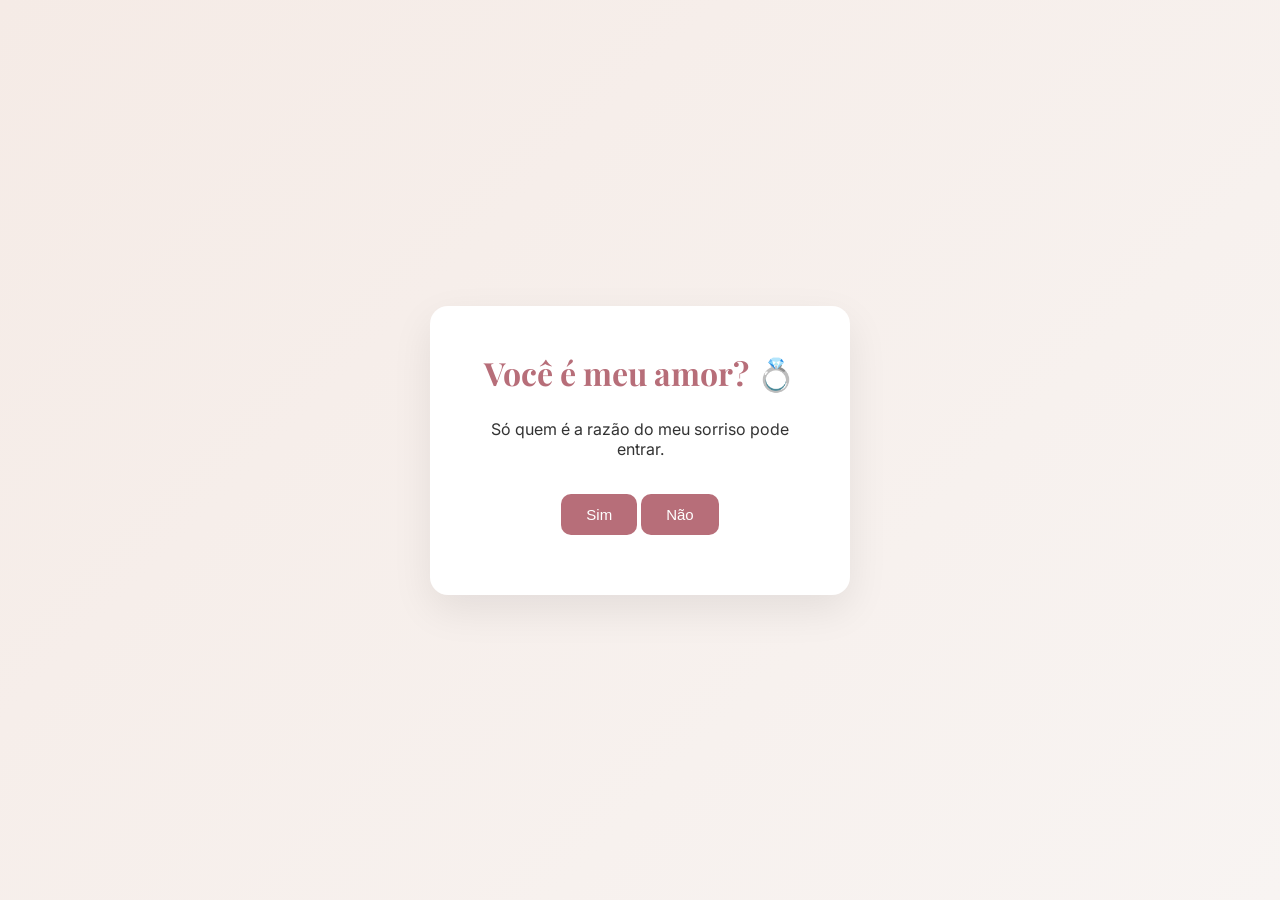
<file: docs/index.html>
<!DOCTYPE html>
<html lang="pt-br">

<head>
<meta charset="UTF-8">
<meta name="viewport" content="width=device-width, initial-scale=1.0">
<title>Nosso Site</title>

<link href="https://fonts.googleapis.com/css2?family=Playfair+Display:wght@500&family=Inter:wght@300;400;500&display=swap" rel="stylesheet">
<link rel="stylesheet" href="style.css">

</head>

<body>

<div class="login-box">

<h1>Você é meu amor? 💍</h1>

<p class="subtitulo">
Só quem é a razão do meu sorriso pode entrar.
</p>

<button onclick="entrar()">Sim</button>

<button onclick="nao()">Não</button>

<p id="msg" class="erro"></p>

</div>

<script>

function entrar(){
window.location.href="home.html";
}

function nao(){
document.getElementById("msg").innerText =
"Então você definitivamente não deveria estar aqui 🤨";
}

</script>

</body>

</html>
</file>
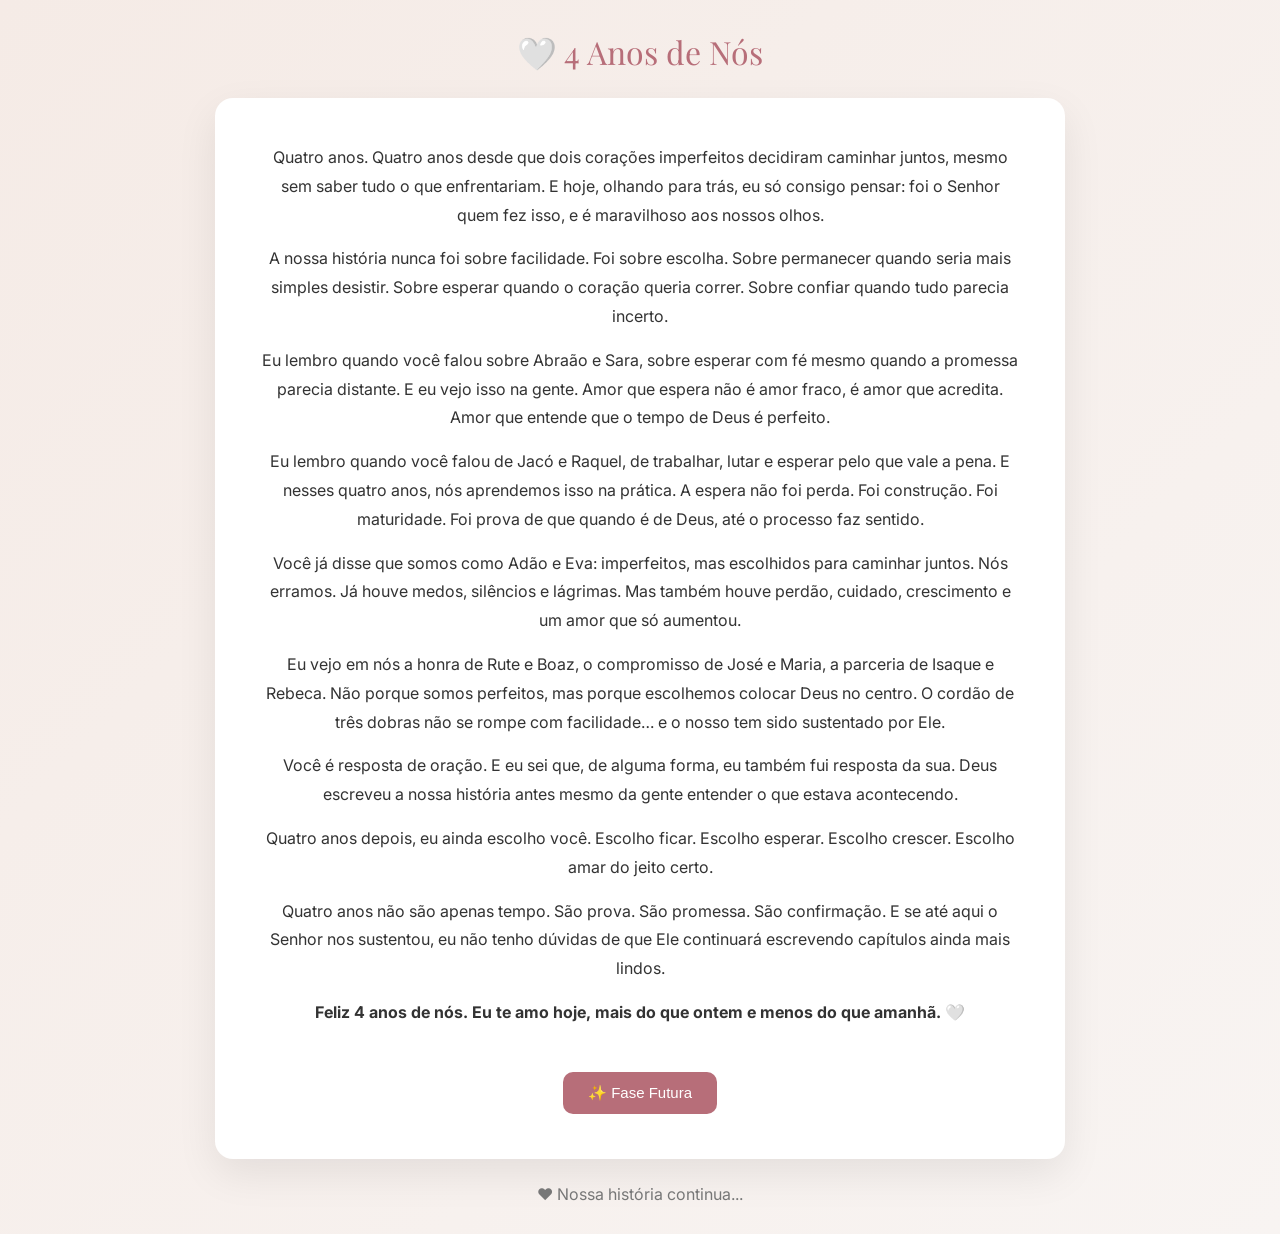
<file: docs/4anos.html>
<!DOCTYPE html>
<html lang="pt-br">
<head>
    <meta charset="UTF-8">
    <meta name="viewport" content="width=device-width, initial-scale=1.0">
    <title>4 Anos de Nós</title>
    <link href="https://fonts.googleapis.com/css2?family=Playfair+Display:wght@500&family=Inter:wght@300;400;500&display=swap" rel="stylesheet">

    <link rel="stylesheet" href="style.css">
</head>

<body>

    <header>
        🤍 4 Anos de Nós
    </header>

    <div class="container">

        <div class="texto">

            <p>Quatro anos. Quatro anos desde que dois corações imperfeitos decidiram caminhar juntos, mesmo sem saber tudo o que enfrentariam. E hoje, olhando para trás, eu só consigo pensar: foi o Senhor quem fez isso, e é maravilhoso aos nossos olhos.</p>

            <p>A nossa história nunca foi sobre facilidade. Foi sobre escolha. Sobre permanecer quando seria mais simples desistir. Sobre esperar quando o coração queria correr. Sobre confiar quando tudo parecia incerto.</p>

            <p>Eu lembro quando você falou sobre Abraão e Sara, sobre esperar com fé mesmo quando a promessa parecia distante. E eu vejo isso na gente. Amor que espera não é amor fraco, é amor que acredita. Amor que entende que o tempo de Deus é perfeito.</p>

            <p>Eu lembro quando você falou de Jacó e Raquel, de trabalhar, lutar e esperar pelo que vale a pena. E nesses quatro anos, nós aprendemos isso na prática. A espera não foi perda. Foi construção. Foi maturidade. Foi prova de que quando é de Deus, até o processo faz sentido.</p>

            <p>Você já disse que somos como Adão e Eva: imperfeitos, mas escolhidos para caminhar juntos. Nós erramos. Já houve medos, silêncios e lágrimas. Mas também houve perdão, cuidado, crescimento e um amor que só aumentou.</p>

            <p>Eu vejo em nós a honra de Rute e Boaz, o compromisso de José e Maria, a parceria de Isaque e Rebeca. Não porque somos perfeitos, mas porque escolhemos colocar Deus no centro. O cordão de três dobras não se rompe com facilidade… e o nosso tem sido sustentado por Ele.</p>

            <p>Você é resposta de oração. E eu sei que, de alguma forma, eu também fui resposta da sua. Deus escreveu a nossa história antes mesmo da gente entender o que estava acontecendo.</p>

            <p>Quatro anos depois, eu ainda escolho você. Escolho ficar. Escolho esperar. Escolho crescer. Escolho amar do jeito certo.</p>

            <p>Quatro anos não são apenas tempo. São prova. São promessa. São confirmação. E se até aqui o Senhor nos sustentou, eu não tenho dúvidas de que Ele continuará escrevendo capítulos ainda mais lindos.</p>

            <p><strong>Feliz 4 anos de nós. Eu te amo hoje, mais do que ontem e menos do que amanhã. 🤍</strong></p>

        </div>

        <div class="botao">
            <button onclick="irParaFuturo()">✨ Fase Futura</button>
        </div>

    </div>

    <footer>
        ❤️ Nossa história continua...
    </footer>

    <script>
        function irParaFuturo() {
            window.location.href = "futuro.html";
        }
    </script>

</body>
</html>
</file>
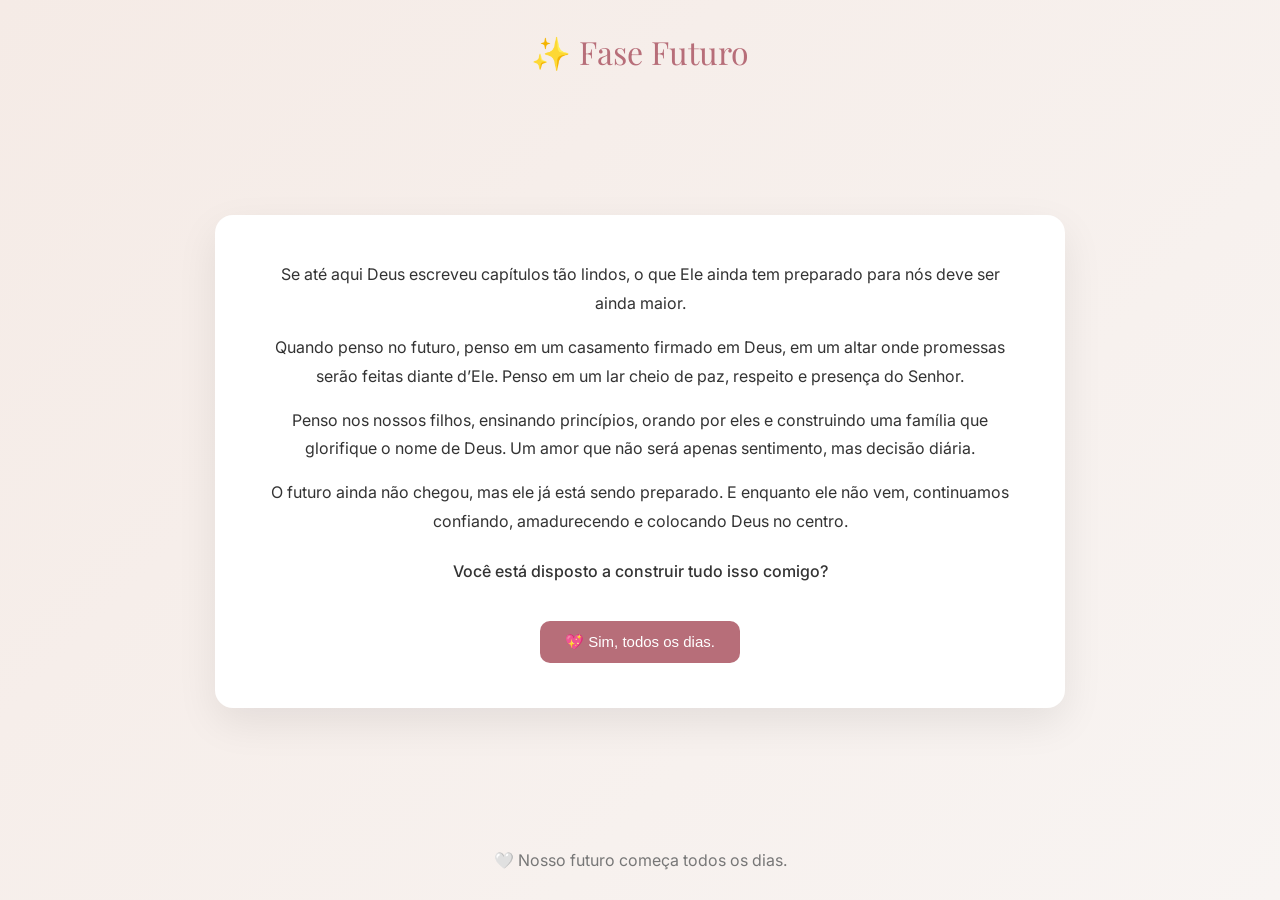
<file: docs/futuro.html>
<!DOCTYPE html>
<html lang="pt-br">
<head>
    <meta charset="UTF-8">
    <meta name="viewport" content="width=device-width, initial-scale=1.0">
    <title>Fase Futuro</title>
    <link href="https://fonts.googleapis.com/css2?family=Playfair+Display:wght@500&family=Inter:wght@300;400;500&display=swap" rel="stylesheet">
    <link rel="stylesheet" href="style.css">

</head>

<body>

    <header>
        ✨ Fase Futuro
    </header>

    <div class="container">

        <div class="texto">

            <p>Se até aqui Deus escreveu capítulos tão lindos, o que Ele ainda tem preparado para nós deve ser ainda maior.</p>

            <p>Quando penso no futuro, penso em um casamento firmado em Deus, em um altar onde promessas serão feitas diante d’Ele. Penso em um lar cheio de paz, respeito e presença do Senhor.</p>

            <p>Penso nos nossos filhos, ensinando princípios, orando por eles e construindo uma família que glorifique o nome de Deus. Um amor que não será apenas sentimento, mas decisão diária.</p>

            <p>O futuro ainda não chegou, mas ele já está sendo preparado. E enquanto ele não vem, continuamos confiando, amadurecendo e colocando Deus no centro.</p>

        </div>

        <div class="pergunta">
            Você está disposto a construir tudo isso comigo?
        </div>

        <div class="botao">
            <button onclick="mostrarVersiculo()">💖 Sim, todos os dias.</button>
        </div>

        <div class="versiculo-final" id="versiculoFinal">
            Portanto deixará o homem a seu pai e a sua mãe, e unir-se-á à sua mulher, e serão uma só carne. <br><br>
            Assim já não são mais dois, mas um só carne. Portanto o que Deus ajuntou, ninguém separa.
        </div>

    </div>

    <footer>
        🤍 Nosso futuro começa todos os dias.
    </footer>

<script>
    function mostrarVersiculo() {

    const versiculo = document.getElementById("versiculoFinal");

    versiculo.style.display = "block";

    setTimeout(() => {
    versiculo.style.opacity = "1";
    }, 50);

    }
</script>

</body>
</html>
</file>
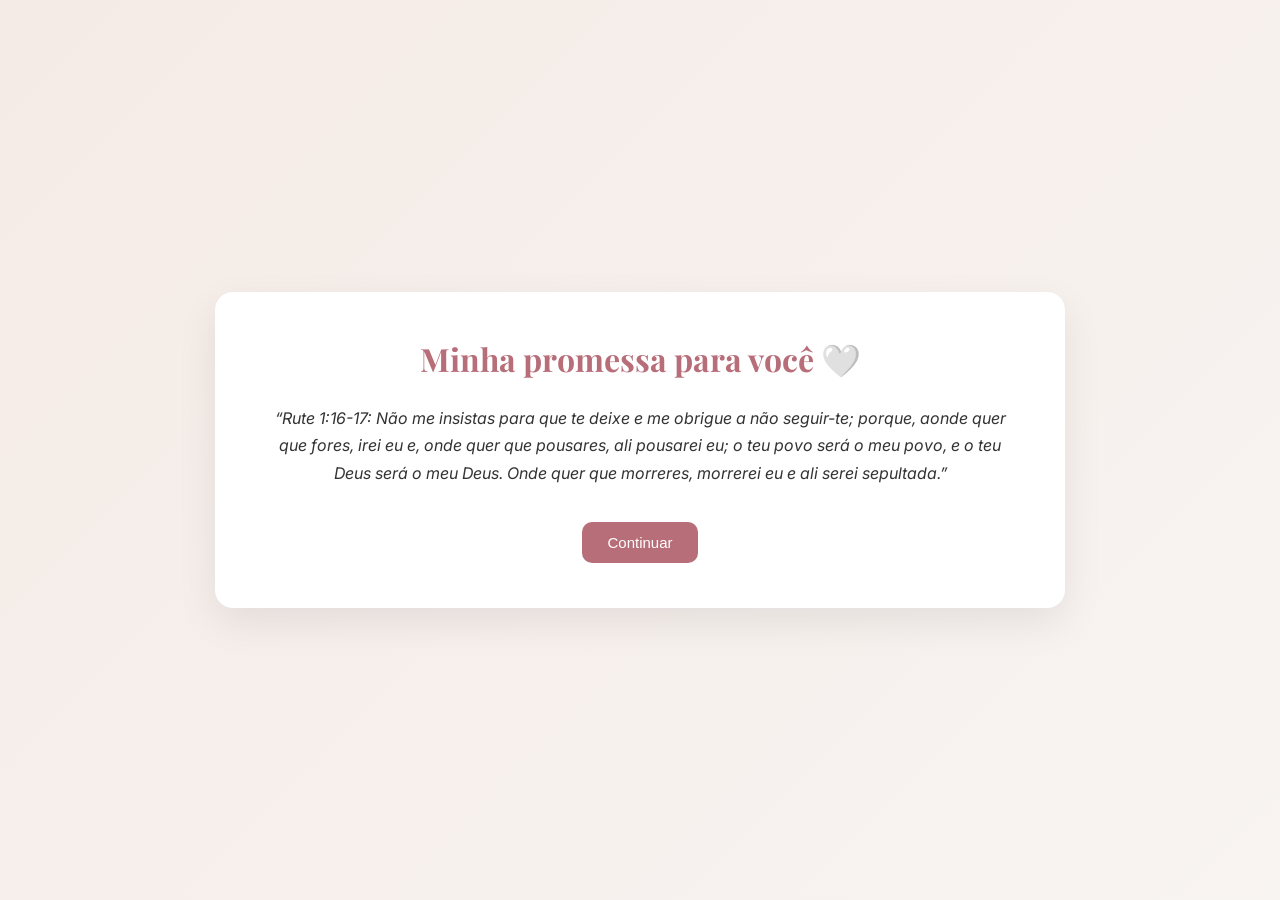
<file: docs/home.html>
<!DOCTYPE html>
<html lang="pt-br">
<head>
  <meta charset="UTF-8">
  <meta name="viewport" content="width=device-width, initial-scale=1.0">
  <title>Nossa Promessa</title>
  <link href="https://fonts.googleapis.com/css2?family=Playfair+Display:wght@500&family=Inter:wght@300;400;500&display=swap" rel="stylesheet">
  <link rel="stylesheet" href="style.css">
</head>
<body>

  <div class="box">
    <h1>Minha promessa para você 🤍</h1>

    <p class="versiculo">
      “Rute 1:16-17: Não me insistas para que te deixe e me obrigue a não seguir-te; 
      porque, aonde quer que fores, irei eu e, onde quer que pousares, 
      ali pousarei eu; o teu povo será o meu povo, e o teu Deus será o meu Deus. 
      Onde quer que morreres, morrerei eu e ali serei sepultada.”
    </p>

    <button onclick="proximaPagina()">Continuar</button>
  </div>

  <script>
    function proximaPagina() {
      window.location.href = "nossa_historia.html";
    }
  </script>

</body>
</html>
</file>
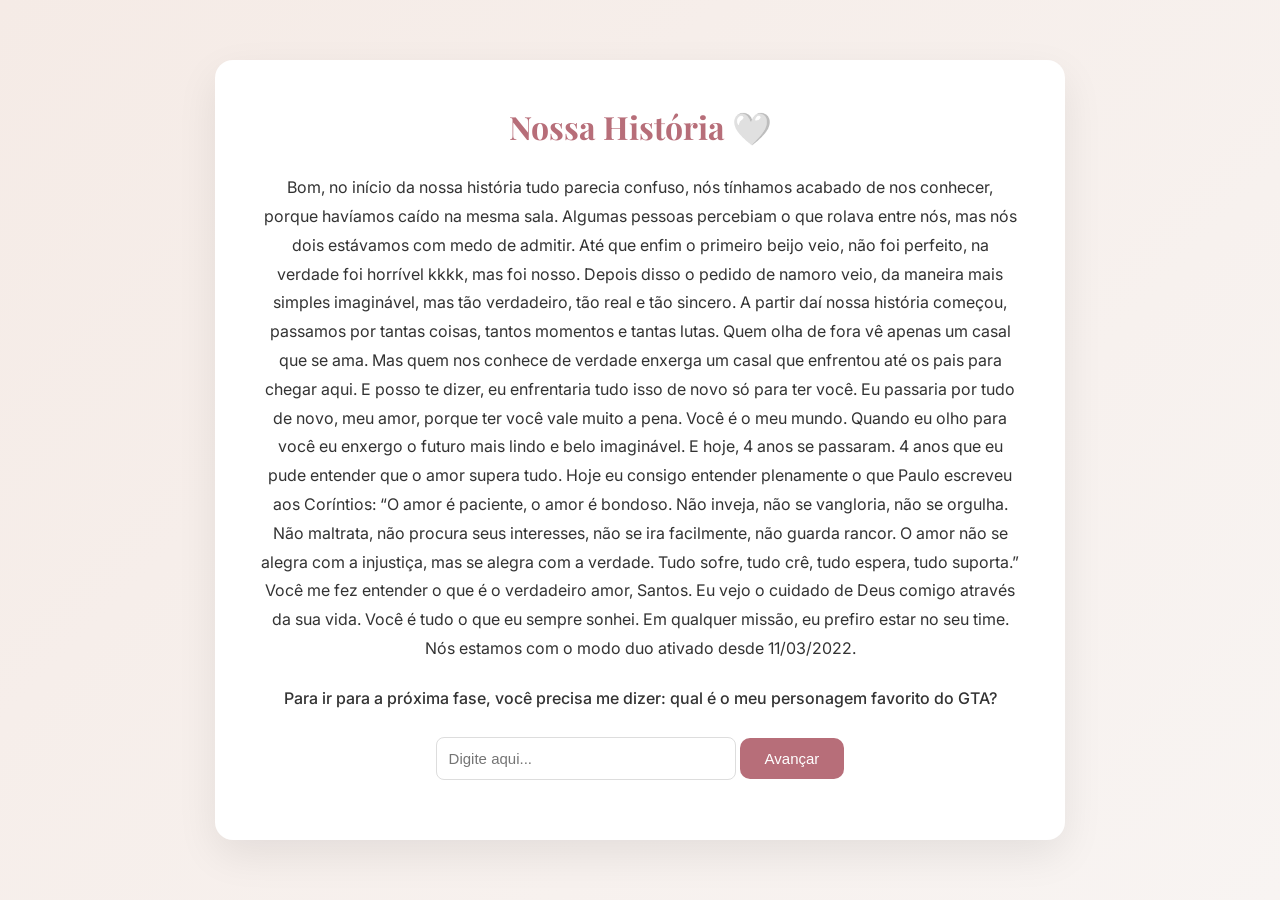
<file: docs/nossa_historia.html>
<!DOCTYPE html>
<html lang="pt-br">
<head>
  <meta charset="UTF-8">
  <meta name="viewport" content="width=device-width, initial-scale=1.0">
  <title>Nossa História</title>
  <link href="https://fonts.googleapis.com/css2?family=Playfair+Display:wght@500&family=Inter:wght@300;400;500&display=swap" rel="stylesheet">
  <link rel="stylesheet" href="style.css">

</head>

<body>

  <div class="box">
    <h1>Nossa História 🤍</h1>

    <div class="texto">
Bom, no início da nossa história tudo parecia confuso, nós tínhamos acabado de nos conhecer, porque havíamos caído na mesma sala. Algumas pessoas percebiam o que rolava entre nós, mas nós dois estávamos com medo de admitir.

Até que enfim o primeiro beijo veio, não foi perfeito, na verdade foi horrível kkkk, mas foi nosso. Depois disso o pedido de namoro veio, da maneira mais simples imaginável, mas tão verdadeiro, tão real e tão sincero.

A partir daí nossa história começou, passamos por tantas coisas, tantos momentos e tantas lutas. Quem olha de fora vê apenas um casal que se ama. Mas quem nos conhece de verdade enxerga um casal que enfrentou até os pais para chegar aqui.

E posso te dizer, eu enfrentaria tudo isso de novo só para ter você. Eu passaria por tudo de novo, meu amor, porque ter você vale muito a pena. Você é o meu mundo. Quando eu olho para você eu enxergo o futuro mais lindo e belo imaginável.

E hoje, 4 anos se passaram. 4 anos que eu pude entender que o amor supera tudo. Hoje eu consigo entender plenamente o que Paulo escreveu aos Coríntios:

“O amor é paciente, o amor é bondoso. Não inveja, não se vangloria, não se orgulha. Não maltrata, não procura seus interesses, não se ira facilmente, não guarda rancor. O amor não se alegra com a injustiça, mas se alegra com a verdade. Tudo sofre, tudo crê, tudo espera, tudo suporta.”

Você me fez entender o que é o verdadeiro amor, Santos. Eu vejo o cuidado de Deus comigo através da sua vida. Você é tudo o que eu sempre sonhei.

Em qualquer missão, eu prefiro estar no seu time.
Nós estamos com o modo duo ativado desde 11/03/2022.
    </div>

    <div class="pergunta">
      Para ir para a próxima fase, você precisa me dizer:  
      qual é o meu personagem favorito do GTA?
    </div>

    <input type="text" id="resposta" placeholder="Digite aqui...">
    <button onclick="verificarResposta()">Avançar</button>

    <p id="mensagemErro" class="erro"></p>

  </div>

  <script>
    function verificarResposta() {
      const resposta = document.getElementById("resposta").value.toLowerCase().trim();

      if (resposta === "franklin") {
        window.location.href = "nossa_jornada.html";
      } else {
        document.getElementById("mensagemErro").innerText =
          "Hmm... parece que você esqueceu 👀 tenta de novo.";
      }
    }
  </script>

</body>
</html>
</file>
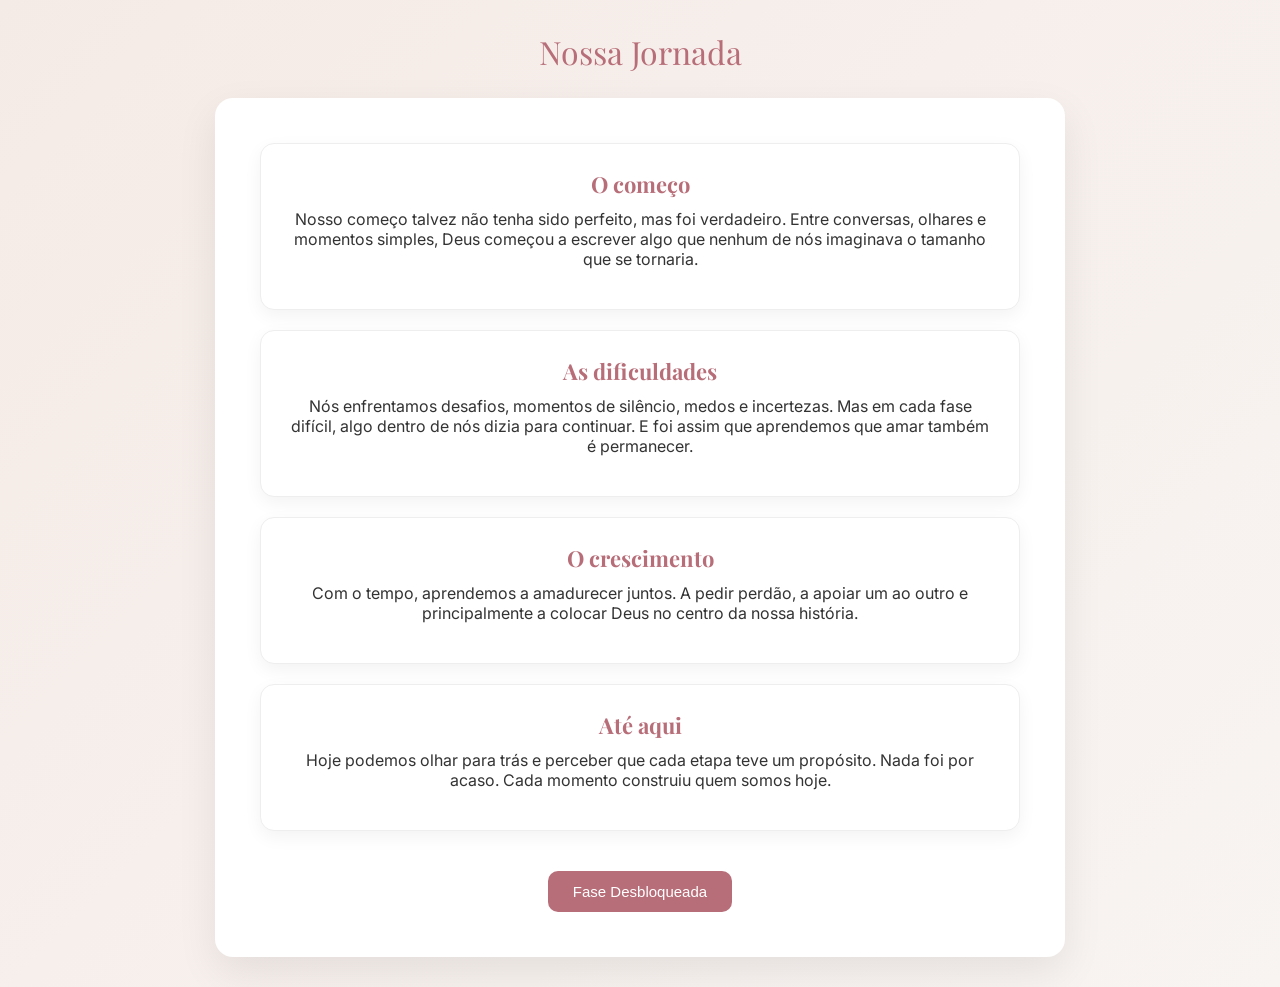
<file: docs/nossa_jornada.html>
<!DOCTYPE html>
<html lang="pt-br">
<head>
<meta charset="UTF-8">
<meta name="viewport" content="width=device-width, initial-scale=1.0">

<link href="https://fonts.googleapis.com/css2?family=Playfair+Display:wght@500&family=Inter:wght@300;400;500&display=swap" rel="stylesheet">
<link rel="stylesheet" href="style.css">
<title>Nossa Jornada</title>

</head>


<body>

<header>Nossa Jornada</header>

<div class="container">

<div class="card">
<h2>O começo</h2>
<p>Nosso começo talvez não tenha sido perfeito, mas foi verdadeiro. Entre conversas, olhares e momentos simples, Deus começou a escrever algo que nenhum de nós imaginava o tamanho que se tornaria.</p>
</div>

<div class="card">
<h2>As dificuldades</h2>
<p>Nós enfrentamos desafios, momentos de silêncio, medos e incertezas. Mas em cada fase difícil, algo dentro de nós dizia para continuar. E foi assim que aprendemos que amar também é permanecer.</p>
</div>

<div class="card">
<h2>O crescimento</h2>
<p>Com o tempo, aprendemos a amadurecer juntos. A pedir perdão, a apoiar um ao outro e principalmente a colocar Deus no centro da nossa história.</p>
</div>

<div class="card">
<h2>Até aqui</h2>
<p>Hoje podemos olhar para trás e perceber que cada etapa teve um propósito. Nada foi por acaso. Cada momento construiu quem somos hoje.</p>
</div>

<div class="botao">
<button onclick="window.location.href='4anos.html'">
Fase Desbloqueada
</button>
</div>

</div>

</body>
</html>
</file>
<file: docs/style.css>
*{
margin:0;
padding:0;
box-sizing:border-box;
}

body{

font-family:'Inter', sans-serif;

background:linear-gradient(135deg,#f5ebe6,#f8f4f2);

min-height:100vh;

display:flex;
flex-direction:column;   /* ESSA LINHA ARRUMA O PROBLEMA */

justify-content:center;
align-items:center;

padding:30px;

color:#333;

text-align:center;

}

/* TITULOS */

h1, header{

font-family:'Playfair Display', serif;

color:#b76e79;

margin-bottom:25px;

font-size:32px;

}

/* CAIXAS PRINCIPAIS */

.box,
.login-box,
.container{

background:white;

max-width:850px;
width:100%;

padding:45px;

border-radius:18px;

box-shadow:0 15px 40px rgba(0,0,0,0.08);

margin:auto;

}

/* LOGIN MENOR */

.login-box{

max-width:420px;

}

/* TEXTO */

.texto{

line-height:1.8;

margin-bottom:25px;

}

/* PARÁGRAFOS */

p{

margin-bottom:15px;

}

/* PERGUNTA */

.pergunta{

margin-top:20px;

margin-bottom:10px;

font-weight:500;

}

/* INPUT */

input{

width:100%;

max-width:300px;

padding:12px;

margin-top:12px;

border-radius:8px;

border:1px solid #ddd;

font-size:15px;

}

/* BOTÕES */

button{

margin-top:20px;

padding:12px 25px;

border:none;

border-radius:10px;

background:#b76e79;

color:white;

font-size:15px;

cursor:pointer;

transition:0.25s;

}

button:hover{

background:#9e5963;

transform:scale(1.05);

}

/* VERSÍCULO */

.versiculo{

margin-top:20px;

line-height:1.7;

font-style:italic;

}
.versiculo-final{

display:none;

margin-top:20px;

line-height:1.7;

font-style:italic;

opacity:0;

transition:opacity 1s ease;

}


/* CARDS DA JORNADA */
.card{

background:#ffffff;

padding:25px;

border-radius:14px;

margin-bottom:20px;

border:1px solid #eee;

box-shadow:0 6px 18px rgba(0,0,0,0.05);

}

.card h2{

font-family:'Playfair Display', serif;

color:#b76e79;

margin-bottom:10px;

font-size:22px;

}

/* BOTÃO CENTRAL */

.botao{

margin-top:20px;

}

/* ERRO */

.erro{

color:#c0392b;

margin-top:10px;

}

/* FOOTER */

footer{

margin-top:25px;

color:#777;

}

/* RESPONSIVO */

@media(max-width:700px){

.box,
.container,
.login-box{

padding:25px;

}

h1,header{

font-size:26px;

}

}
</file>
